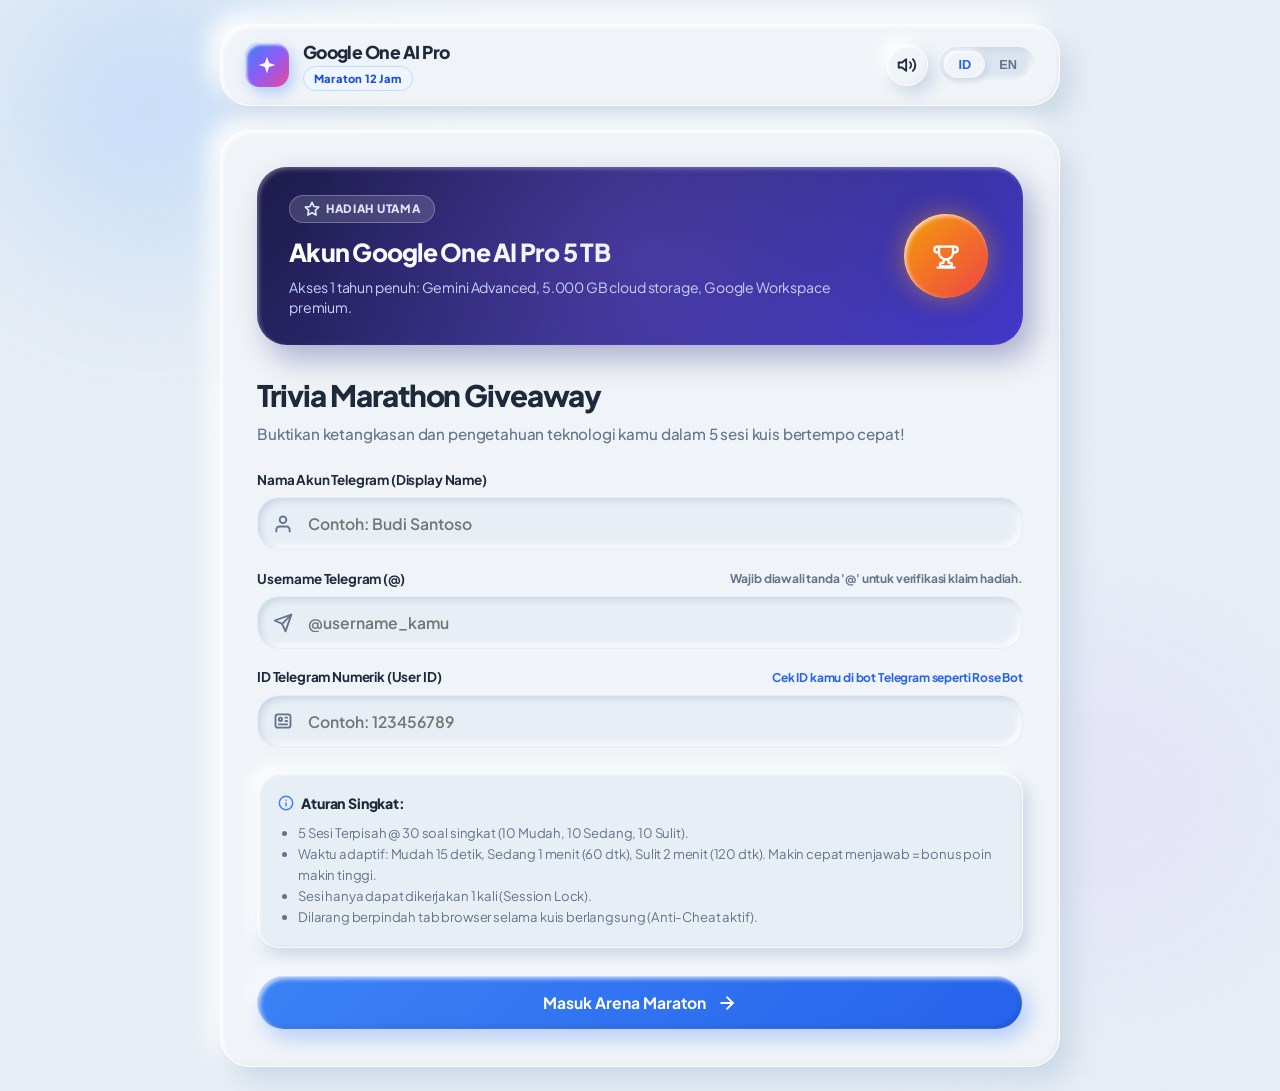
<file: index.html>
<!DOCTYPE html>
<html lang="id">
<head>
  <meta charset="UTF-8">
  <meta name="viewport" content="width=device-width, initial-scale=1.0, maximum-scale=1.0, user-scalable=no">
  <title>Google One AI Pro 5TB - Web Trivia Marathon</title>
  <meta name="description" content="Turnamen Trivia Maraton 12 Jam memperebutkan Akun Google One AI Pro 5 TB 1 Tahun Penuh. 5 Sesi kuis berkecepatan tinggi!">
  <meta name="theme-color" content="#E8EEF5">

  <!-- Crisp Vector SVG Favicon -->
  <link rel="icon" href="data:image/svg+xml,%3Csvg xmlns='http://www.w3.org/2000/svg' viewBox='0 0 32 32'%3E%3Cpath fill='%233B82F6' d='M16 2L20 12L30 16L20 20L16 30L12 20L2 16L12 12Z'/%3E%3C/svg%3E">

  <!-- Stylesheet -->
  <link rel="stylesheet" href="css/clay.css">
</head>
<body>

  <!-- Fullscreen Celebration Canvas -->
  <canvas id="confetti-canvas" style="position:fixed;top:0;left:0;width:100%;height:100%;pointer-events:none;z-index:99;"></canvas>

  <div id="app">

    <!-- Top App Header -->
    <header class="app-header">
      <div class="brand-wrapper">
        <div class="brand-logo-gemini">
          <svg class="ui-icon" viewBox="0 0 24 24">
            <path d="M12 2L14.5 9.5L22 12L14.5 14.5L12 22L9.5 14.5L2 12L9.5 9.5Z" fill="currentColor" stroke="none"/>
          </svg>
        </div>
        <div class="brand-meta">
          <h1 data-i18n="appName">Google One AI Pro</h1>
          <span class="brand-badge" data-i18n="marathonBadge">Maraton 12 Jam</span>
        </div>
      </div>

      <div class="header-controls">
        <!-- Sound Effect Toggle -->
        <button id="btn-sound-toggle" class="clay-icon-btn" title="Toggle Sound" aria-label="Toggle Sound">
          <span id="sound-icon" style="display:inline-flex;align-items:center;justify-content:center;">
            <svg class="ui-icon" viewBox="0 0 24 24">
              <polygon points="11 5 6 9 2 9 2 15 6 15 11 19 11 5"/>
              <path d="M19.07 4.93a10 10 0 0 1 0 14.14M15.54 8.46a5 5 0 0 1 0 7.07"/>
            </svg>
          </span>
        </button>

        <!-- Bilingual Switcher -->
        <div class="clay-toggle" role="group" aria-label="Language selector">
          <button class="clay-toggle-btn lang-btn active" data-lang="id">ID</button>
          <button class="clay-toggle-btn lang-btn" data-lang="en">EN</button>
        </div>
      </div>
    </header>

    <!-- =====================================================================
         VIEW 1: ONBOARDING & REGISTRATION
         ===================================================================== -->
    <main id="view-onboarding" class="clay-card">
      <!-- Prize Banner -->
      <div class="prize-banner">
        <div class="prize-content">
          <span class="prize-pill">
            <svg class="ui-icon ui-icon-sm" viewBox="0 0 24 24" style="stroke-width:2.5;">
              <polygon points="12 2 15.09 8.26 22 9.27 17 14.14 18.18 21.02 12 17.77 5.82 21.02 7 14.14 2 9.27 8.91 8.26 12 2"/>
            </svg>
            <span data-i18n="prizeTag">Hadiah Utama</span>
          </span>
          <h2 class="prize-title" data-i18n="prizeTitle">Akun Google One AI Pro 5 TB</h2>
          <p class="prize-desc" data-i18n="prizeDesc">Akses 1 tahun penuh: Gemini Advanced, 5.000 GB cloud storage, Google Workspace premium.</p>
        </div>
        <div class="prize-emblem">
          <div class="prize-ring-glow">
            <svg class="ui-icon-lg" viewBox="0 0 24 24" fill="none" stroke="#FFFFFF" stroke-width="2">
              <path d="M6 9H4.5a2.5 2.5 0 0 1 0-5H6"/>
              <path d="M18 9h1.5a2.5 2.5 0 0 0 0-5H18"/>
              <path d="M4 22h16"/>
              <path d="M10 14.66V17c0 .55-.45 1-1 1H8c-.55 0-1 .45-1 1v1c0 .55.45 1 1 1h8c.55 0 1-.45 1-1v-1c0-.55-.45-1-1-1h-1c-.55 0-1-.45-1-1v-2.34"/>
              <path d="M6 4h12v5a6 6 0 0 1-12 0V4z"/>
            </svg>
          </div>
        </div>
      </div>

      <h2 class="title-xl" data-i18n="welcomeTitle">Trivia Marathon Giveaway</h2>
      <p class="subtitle" data-i18n="welcomeSubtitle">Buktikan ketangkasan dan pengetahuan teknologi kamu dalam 5 sesi kuis bertempo cepat!</p>

      <!-- Registration Form with 3 Verification Fields -->
      <div class="clay-input-group" style="margin-bottom: 1.15rem; margin-top: 1.5rem;">
        <label for="input-telegram-name" class="clay-label">
          <span data-i18n="telegramNameLabel">Nama Akun Telegram (Display Name)</span>
        </label>
        <div class="clay-input-wrapper">
          <span class="clay-input-icon">
            <svg class="ui-icon" viewBox="0 0 24 24">
              <path d="M20 21v-2a4 4 0 0 0-4-4H8a4 4 0 0 0-4 4v2"/>
              <circle cx="12" cy="7" r="4"/>
            </svg>
          </span>
          <input type="text" id="input-telegram-name" class="clay-input" placeholder="Contoh: Budi Santoso" autocomplete="off" spellcheck="false">
        </div>
        <p id="msg-telegram-name-error" class="input-error-msg" data-i18n="telegramNameError">Nama Telegram wajib diisi (minimal 2 karakter)!</p>
      </div>

      <div class="clay-input-group" style="margin-bottom: 1.15rem;">
        <label for="input-telegram" class="clay-label">
          <span data-i18n="telegramLabel">Username Telegram (@)</span>
          <span style="font-size:0.75rem;color:var(--text-muted);" data-i18n="telegramHint">Wajib diawali '@'</span>
        </label>
        <div class="clay-input-wrapper">
          <span class="clay-input-icon">
            <svg class="ui-icon" viewBox="0 0 24 24">
              <line x1="22" y1="2" x2="11" y2="13"/>
              <polygon points="22 2 15 22 11 13 2 9 22 2"/>
            </svg>
          </span>
          <input type="text" id="input-telegram" class="clay-input" placeholder="@username_kamu" autocomplete="off" spellcheck="false">
        </div>
        <p id="msg-telegram-error" class="input-error-msg" data-i18n="telegramError">Username harus diawali tanda '@' dan minimal 3 karakter!</p>
      </div>

      <div class="clay-input-group" style="margin-bottom: 1.5rem;">
        <label for="input-telegram-id" class="clay-label">
          <span data-i18n="telegramIdLabel">ID Telegram Numerik (User ID)</span>
          <span style="font-size:0.75rem;color:var(--primary-dark);font-weight:700;" data-i18n="telegramIdHint">Cek di @userinfobot / @myidbot</span>
        </label>
        <div class="clay-input-wrapper">
          <span class="clay-input-icon">
            <svg class="ui-icon" viewBox="0 0 24 24">
              <rect x="3" y="4" width="18" height="16" rx="3"/>
              <circle cx="9" cy="10" r="2"/>
              <line x1="15" y1="8" x2="17" y2="8"/>
              <line x1="15" y1="12" x2="17" y2="12"/>
              <line x1="7" y1="16" x2="17" y2="16"/>
            </svg>
          </span>
          <input type="text" id="input-telegram-id" class="clay-input" placeholder="Contoh: 123456789" autocomplete="off" spellcheck="false" inputmode="numeric">
        </div>
        <p id="msg-telegram-id-error" class="input-error-msg" data-i18n="telegramIdError">ID Telegram harus berupa angka unik (minimal 5 digit)!</p>
      </div>

      <!-- Quick Rules Card -->
      <div class="clay-card-sm" style="margin-bottom: 1.75rem; background: #E8EEF5;">
        <h4 style="font-size:0.88rem;font-weight:800;margin-bottom:0.5rem;display:flex;align-items:center;gap:0.45rem;">
          <svg class="ui-icon ui-icon-sm" viewBox="0 0 24 24" style="color:var(--primary);">
            <circle cx="12" cy="12" r="10"/>
            <line x1="12" y1="16" x2="12" y2="12"/>
            <line x1="12" y1="8" x2="12.01" y2="8"/>
          </svg>
          <span data-i18n="rulesHeader">Aturan Singkat:</span>
        </h4>
        <ul style="padding-left: 1.25rem; font-size: 0.82rem; color: var(--text-muted); line-height: 1.6;">
          <li data-i18n="rule1">5 Sesi Terpisah @ 30 soal singkat (10 Mudah, 10 Sedang, 10 Sulit).</li>
          <li data-i18n="rule2">Waktu adaptif: Mudah 15 detik, Sedang 1 menit (60 dtk), Sulit 2 menit (120 dtk). Makin cepat menjawab = bonus poin makin tinggi.</li>
          <li data-i18n="rule3">Sesi hanya dapat dikerjakan 1 kali (Session Lock).</li>
          <li data-i18n="rule4">Dilarang berpindah tab browser selama kuis berlangsung (Anti-Cheat aktif).</li>
        </ul>
      </div>

      <button id="btn-start-marathon" class="clay-btn clay-btn-primary clay-btn-block">
        <span data-i18n="btnStartMarathon">Masuk Arena Maraton</span>
        <svg class="ui-icon" viewBox="0 0 24 24">
          <line x1="5" y1="12" x2="19" y2="12"/>
          <polyline points="12 5 19 12 12 19"/>
        </svg>
      </button>
    </main>

    <!-- =====================================================================
         VIEW 2: LOBBY & SESSIONS GRID
         ===================================================================== -->
    <main id="view-lobby" style="display: none;">
      <!-- Participant Identity Bar -->
      <div class="user-profile-bar">
        <div class="user-identity">
          <div class="user-avatar">
            <svg class="ui-icon" viewBox="0 0 24 24" stroke="#FFFFFF" fill="none">
              <path d="M20 21v-2a4 4 0 0 0-4-4H8a4 4 0 0 0-4 4v2"/>
              <circle cx="12" cy="7" r="4"/>
            </svg>
          </div>
          <div>
            <div class="user-text-sub" data-i18n="lobbyGreeting">Selamat Datang,</div>
            <div id="user-greeting-name" class="user-text-name">Budi Santoso (@username)</div>
            <div id="user-telegram-id-badge" style="font-size:0.75rem;color:var(--text-muted);font-weight:700;">ID: -</div>
          </div>
        </div>

        <div class="user-aggregate-score">
          <span style="font-size:0.75rem;font-weight:700;color:var(--text-muted);" data-i18n="totalScoreLabel">Total Skor:</span>
          <span id="user-total-score" class="score-badge-val">0</span>
          <span style="font-size:0.8rem;font-weight:700;color:var(--text-muted);">pts</span>
        </div>
      </div>

      <!-- Marathon Sessions Section -->
      <div style="display:flex;justify-content:space-between;align-items:center;margin-bottom:1.25rem;">
        <h2 style="font-size:1.15rem;font-weight:800;" data-i18n="sessionsHeader">Jadwal 5 Sesi Maraton</h2>
        <span style="font-size:0.75rem;font-weight:700;color:var(--text-muted);display:inline-flex;align-items:center;gap:0.4rem;">
          <span class="live-dot"></span> Live Server D1
        </span>
      </div>

      <div id="sessions-container" class="sessions-grid">
        <!-- Rendered dynamically by app.js from /api/sessions -->
      </div>
    </main>

    <!-- =====================================================================
         VIEW 3: IN-GAME QUIZ LOOP (30 Questions, Dynamic Timer)
         ===================================================================== -->
    <main id="view-game" style="display: none;">
      <!-- In-Game HUD -->
      <div class="game-hud">
        <div class="game-meta-row">
          <span id="hud-session-name" class="hud-pill hud-pill-highlight">Session 1</span>
          <div style="display:flex;gap:0.5rem;align-items:center;">
            <span id="hud-progress" class="hud-pill">Soal 1 dari 30</span>
            <span id="hud-difficulty" class="difficulty-tag easy">Mudah</span>
          </div>
        </div>

        <div class="game-meta-row">
          <div class="hud-pill">
            <svg class="ui-icon ui-icon-sm" viewBox="0 0 24 24" style="color:var(--primary);">
              <polygon points="12 2 15.09 8.26 22 9.27 17 14.14 18.18 21.02 12 17.77 5.82 21.02 7 14.14 2 9.27 8.91 8.26 12 2"/>
            </svg>
            <span data-i18n="scoreHud">Skor</span>: <strong id="hud-score" style="color:var(--primary-dark);margin-left:4px;">0</strong>
          </div>
          <div class="hud-pill" id="hud-streak-pill">
            <svg class="ui-icon ui-icon-sm ui-icon-flame" viewBox="0 0 24 24" style="color:#F59E0B;fill:rgba(245,158,11,0.25);">
              <path d="M8.5 14.5A2.5 2.5 0 0 0 11 17c1.38 0 2.5-1.12 2.5-2.5 0-.7-.3-1.3-.8-1.7l-.2-.2c-.5-.5-.8-1.2-.8-1.9 0-.4.1-.8.3-1.1C10.7 7.7 8 10 8 13c0 .5.2 1 .5 1.5z"/>
              <path d="M12 2c1 3 4 5 4 9a6 6 0 0 1-12 0c0-3.5 2.5-6.5 4.5-8.5C9 3.5 10 3 12 2z"/>
            </svg>
            <span style="font-size:0.78rem;font-weight:700;color:var(--text-muted);" data-i18n="streakHud">Streak</span>:
            <span id="hud-streak-count" style="font-weight:800;color:#D97706;margin-left:2px;">0</span>
          </div>
        </div>

        <!-- Dynamic Difficulty Countdown Bar -->
        <div class="timer-container" aria-label="Question timer">
          <div id="timer-bar" class="timer-bar" style="width: 100%;"></div>
          <div id="timer-text" class="timer-counter-text">15.0s</div>
        </div>
      </div>

      <!-- Question Box -->
      <section class="question-clay-box">
        <h2 id="question-text" class="question-text">Memuat pertanyaan...</h2>
      </section>

      <!-- 4 Clay Option Buttons -->
      <section id="options-container" class="options-grid">
        <!-- Rendered dynamically by app.js -->
      </section>
    </main>

    <!-- =====================================================================
         VIEW 4: RESULT SUMMARY & D1 EDGE SYNC
         ===================================================================== -->
    <main id="view-result" class="clay-card result-card" style="display: none;">
      <div class="result-trophy-emblem">
        <svg class="ui-icon-lg" viewBox="0 0 24 24" fill="none" stroke="#FFFFFF" stroke-width="2">
          <path d="M6 9H4.5a2.5 2.5 0 0 1 0-5H6"/>
          <path d="M18 9h1.5a2.5 2.5 0 0 0 0-5H18"/>
          <path d="M4 22h16"/>
          <path d="M10 14.66V17c0 .55-.45 1-1 1H8c-.55 0-1 .45-1 1v1c0 .55.45 1 1 1h8c.55 0 1-.45 1-1v-1c0-.55-.45-1-1-1h-1c-.55 0-1-.45-1-1v-2.34"/>
          <path d="M6 4h12v5a6 6 0 0 1-12 0V4z"/>
        </svg>
      </div>
      <h2 id="result-session-title" class="title-xl" data-i18n="resultHeader">Sesi Selesai!</h2>
      <p class="subtitle" data-i18n="resultSubtitle">Kerja luar biasa! Berikut performa kamu pada sesi ini:</p>

      <div id="result-score" class="score-display-huge">0</div>
      <div class="score-label-sub" data-i18n="finalScoreLabel">Total Skor Sesi</div>

      <!-- Stats Grid -->
      <div class="stats-summary-grid">
        <div class="stat-item">
          <div id="result-correct" class="stat-item-val">0 / 30</div>
          <div class="stat-item-lbl" data-i18n="statCorrect">Jawaban Benar</div>
        </div>
        <div class="stat-item">
          <div id="result-accuracy" class="stat-item-val">0%</div>
          <div class="stat-item-lbl" data-i18n="statAccuracy">Akurasi</div>
        </div>
        <div class="stat-item">
          <div id="result-time" class="stat-item-val">0s</div>
          <div class="stat-item-lbl" data-i18n="statTime">Total Waktu</div>
        </div>
      </div>

      <!-- Sync Status Box -->
      <div>
        <div id="sync-status-box" class="sync-status-box sync-pending">
          <span id="sync-status-text" data-i18n="syncingStatus">Menyimpan skor ke database Cloudflare D1...</span>
        </div>
      </div>

      <button id="btn-back-lobby" class="clay-btn clay-btn-primary clay-btn-block">
        <svg class="ui-icon" viewBox="0 0 24 24">
          <path d="M3 9l9-7 9 7v11a2 2 0 0 1-2 2H5a2 2 0 0 1-2-2z"/>
          <polyline points="9 22 9 12 15 12 15 22"/>
        </svg>
        <span data-i18n="btnBackToLobby">Kembali ke Beranda</span>
      </button>
    </main>

  </div>

  <!-- =======================================================================
       ANTI-CHEAT WARNING MODAL
       ======================================================================= -->
  <div id="anti-cheat-modal" class="modal-backdrop">
    <div class="clay-modal">
      <div class="modal-icon-badge">
        <svg class="ui-icon-lg" viewBox="0 0 24 24" stroke="#FFFFFF" fill="none">
          <path d="M10.29 3.86L1.82 18a2 2 0 0 0 1.71 3h16.94a2 2 0 0 0 1.71-3L13.71 3.86a2 2 0 0 0-3.42 0z"/>
          <line x1="12" y1="9" x2="12" y2="13"/>
          <line x1="12" y1="17" x2="12.01" y2="17"/>
        </svg>
      </div>
      <h3 class="title-xl" style="font-size:1.35rem;margin-bottom:0.5rem;" data-i18n="antiCheatTitle">Peringatan Anti-Cheat!</h3>
      <p class="subtitle" style="margin-bottom:1.75rem;" data-i18n="antiCheatMsg">
        Kamu terdeteksi berpindah tab atau meninggalkan jendela browser. Tetaplah fokus pada kuis untuk menghindari diskualifikasi soal!
      </p>
      <button id="btn-resume-quiz" class="clay-btn clay-btn-coral clay-btn-block">
        <span data-i18n="antiCheatActionBtn">Kembali ke Kuis</span>
        <svg class="ui-icon" viewBox="0 0 24 24">
          <polygon points="5 3 19 12 5 21 5 3"/>
        </svg>
      </button>
    </div>
  </div>

  <!-- Scripts -->
  <script src="js/config.js"></script>
  <script src="js/i18n.js"></script>
  <script src="js/questions.js"></script>
  <script src="js/audio.js"></script>
  <script src="js/app.js"></script>
</body>
</html>
</file>
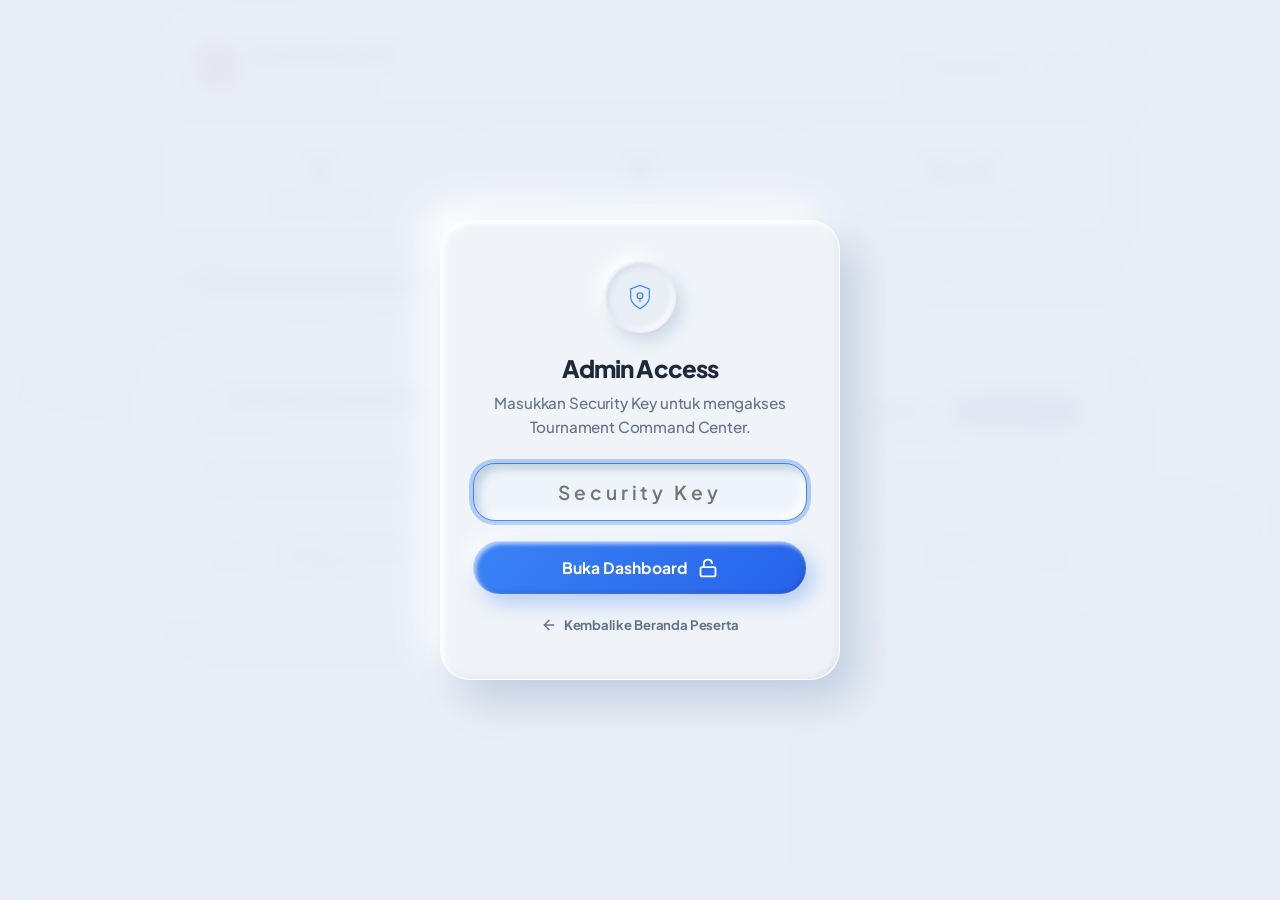
<file: admin.html>
<!DOCTYPE html>
<html lang="id">
<head>
  <meta charset="UTF-8">
  <meta name="viewport" content="width=device-width, initial-scale=1.0">
  <title>Admin Dashboard - Google One AI Pro Trivia Marathon</title>
  <meta name="robots" content="noindex, nofollow">
  <meta name="theme-color" content="#E8EEF5">

  <link rel="icon" href="data:image/svg+xml,%3Csvg xmlns='http://www.w3.org/2000/svg' viewBox='0 0 24 24' fill='none' stroke='%233B82F6' stroke-width='2'%3E%3Cpath d='M12 22s8-4 8-10V5l-8-3-8 3v7c0 6 8 10 8 10z'/%3E%3C/svg%3E">
  <link rel="stylesheet" href="css/clay.css">
  
  <style>
    /* Admin specific clay styling */
    .admin-container {
      width: 100%;
      max-width: 980px;
      margin: 0 auto;
      padding: 1.5rem 1.25rem;
    }

    .admin-stats-grid {
      display: grid;
      grid-template-columns: repeat(auto-fit, minmax(180px, 1fr));
      gap: 1.25rem;
      margin-bottom: 2rem;
    }

    .admin-stat-card {
      background: var(--clay-card);
      border-radius: var(--radius-md);
      border: 1px solid var(--clay-border);
      box-shadow: var(--shadow-clay-sm);
      padding: 1.25rem;
      text-align: center;
      transition: var(--spring);
    }

    .admin-stat-card:hover {
      transform: translateY(-3px);
    }

    .admin-stat-val {
      font-size: 2.2rem;
      font-weight: 800;
      color: var(--primary-dark);
      line-height: 1.1;
      letter-spacing: -0.03em;
    }

    .admin-stat-lbl {
      font-size: 0.78rem;
      font-weight: 700;
      color: var(--text-muted);
      text-transform: uppercase;
      letter-spacing: 0.05em;
      margin-top: 0.35rem;
    }

    /* Switchboard Grid */
    .switchboard-grid {
      display: grid;
      grid-template-columns: repeat(auto-fit, minmax(260px, 1fr));
      gap: 1.25rem;
      margin-bottom: 2.5rem;
    }

    .switch-card {
      background: var(--clay-card);
      border-radius: var(--radius-lg);
      border: 1px solid var(--clay-border);
      box-shadow: var(--shadow-clay);
      padding: 1.5rem;
      display: flex;
      flex-direction: column;
      justify-content: space-between;
      gap: 1rem;
      position: relative;
      transition: var(--spring);
    }

    .switch-card:hover {
      transform: translateY(-4px);
    }

    .switch-card.active-open {
      border: 2px solid #10B981;
      box-shadow: 0 0 15px rgba(16, 185, 129, 0.25), var(--shadow-clay);
    }

    /* Leaderboard Table */
    .leaderboard-clay-card {
      background: var(--clay-card);
      border-radius: var(--radius-lg);
      border: 1px solid var(--clay-border);
      box-shadow: var(--shadow-clay);
      padding: 1.75rem;
      overflow-x: auto;
    }

    .table-toolbar {
      display: flex;
      justify-content: space-between;
      align-items: center;
      flex-wrap: wrap;
      gap: 1rem;
      margin-bottom: 1.5rem;
    }

    .admin-table {
      width: 100%;
      border-collapse: separate;
      border-spacing: 0 0.6rem;
      text-align: left;
    }

    .admin-table th {
      font-size: 0.75rem;
      font-weight: 800;
      color: var(--text-muted);
      text-transform: uppercase;
      padding: 0.5rem 1rem;
      letter-spacing: 0.05em;
    }

    .admin-table tbody tr {
      background: #E8EEF5;
      border-radius: var(--radius-sm);
      box-shadow: var(--shadow-inset);
      transition: var(--smooth);
    }

    .admin-table tbody tr:hover {
      background: #E2E8F0;
      transform: scale(1.002);
    }

    .admin-table td {
      padding: 0.9rem 1rem;
      font-size: 0.88rem;
      font-weight: 700;
      color: var(--text-main);
    }

    .admin-table td:first-child {
      border-top-left-radius: var(--radius-sm);
      border-bottom-left-radius: var(--radius-sm);
    }

    .admin-table td:last-child {
      border-top-right-radius: var(--radius-sm);
      border-bottom-right-radius: var(--radius-sm);
    }

    .valid-tag {
      background: #DEF7EC;
      color: #03543F;
      padding: 0.25rem 0.65rem;
      border-radius: var(--radius-pill);
      font-size: 0.72rem;
      font-weight: 800;
      display: inline-flex;
      align-items: center;
      gap: 0.35rem;
    }

    .pending-tag {
      background: #FEF08A;
      color: #713F12;
      padding: 0.25rem 0.65rem;
      border-radius: var(--radius-pill);
      font-size: 0.72rem;
      font-weight: 800;
      display: inline-flex;
      align-items: center;
      gap: 0.35rem;
    }

    /* Auth Overlay */
    #auth-overlay {
      position: fixed;
      inset: 0;
      background: rgba(232, 238, 245, 0.95);
      backdrop-filter: blur(10px);
      z-index: 999;
      display: flex;
      align-items: center;
      justify-content: center;
      padding: 1rem;
    }

    .auth-box {
      background: var(--clay-card);
      border-radius: var(--radius-lg);
      border: 1px solid var(--clay-border);
      box-shadow: var(--shadow-clay-lg);
      padding: 2.5rem 2rem;
      max-width: 400px;
      width: 100%;
      text-align: center;
    }
  </style>
</head>
<body>

  <!-- =======================================================================
       PIN AUTHENTICATION OVERLAY
       ======================================================================= -->
  <div id="auth-overlay">
    <div class="auth-box">
      <div class="auth-icon-circle">
        <svg class="ui-icon-lg" viewBox="0 0 24 24" stroke="var(--primary)" fill="none">
          <path d="M12 22s8-4 8-10V5l-8-3-8 3v7c0 6 8 10 8 10z"/>
          <circle cx="12" cy="11" r="2.5"/>
          <line x1="12" y1="13.5" x2="12" y2="16.5"/>
        </svg>
      </div>
      <h2 class="title-xl" style="font-size:1.5rem;margin-bottom:0.5rem;">Admin Access</h2>
      <p class="subtitle" style="margin-bottom:1.5rem;">Masukkan Security Key untuk mengakses Tournament Command Center.</p>

      <div class="clay-input-group" style="margin-bottom:1.25rem;">
        <input type="password" id="admin-pin-input" class="clay-input" placeholder="Security Key" style="text-align:center;letter-spacing:0.2em;font-size:1.2rem;padding-left:1.25rem;">
      </div>
      <p id="auth-error-msg" class="input-error-msg" style="margin-bottom:1rem;justify-content:center;">Security Key salah atau tidak memiliki otorisasi!</p>

      <button id="btn-login-admin" class="clay-btn clay-btn-primary clay-btn-block">
        <span>Buka Dashboard</span>
        <svg class="ui-icon" viewBox="0 0 24 24">
          <rect x="3" y="11" width="18" height="11" rx="2" ry="2"/>
          <path d="M7 11V7a5 5 0 0 1 9.9-1"/>
        </svg>
      </button>
      <div style="margin-top:1.25rem;">
        <a href="/" style="font-size:0.82rem;font-weight:700;color:var(--text-muted);text-decoration:none;display:inline-flex;align-items:center;gap:0.4rem;">
          <svg class="ui-icon ui-icon-sm" viewBox="0 0 24 24"><line x1="19" y1="12" x2="5" y2="12"/><polyline points="12 19 5 12 12 5"/></svg>
          Kembali ke Beranda Peserta
        </a>
      </div>
    </div>
  </div>

  <!-- =======================================================================
       ADMIN DASHBOARD CONTENT
       ======================================================================= -->
  <div class="admin-container">

    <!-- Header -->
    <header class="app-header">
      <div class="brand-wrapper">
        <div class="brand-logo-admin">
          <svg class="ui-icon" viewBox="0 0 24 24" stroke="#FFFFFF" fill="none">
            <path d="M12 22s8-4 8-10V5l-8-3-8 3v7c0 6 8 10 8 10z"/>
          </svg>
        </div>
        <div class="brand-meta">
          <h1>Command Center</h1>
          <span class="brand-badge" style="background:#EFF6FF;color:#2563EB;border-color:#BFDBFE;">Cloudflare D1 Edge</span>
        </div>
      </div>

      <div class="header-controls">
        <a href="/" class="clay-btn clay-btn-neutral" style="padding:0.5rem 1rem;font-size:0.84rem;text-decoration:none;">
          <svg class="ui-icon ui-icon-sm" viewBox="0 0 24 24">
            <path d="M1 12s4-8 11-8 11 8 11 8-4 8-11 8-11-8-11-8z"/>
            <circle cx="12" cy="12" r="3"/>
          </svg>
          Lihat Peserta
        </a>
        <button id="btn-logout" class="clay-icon-btn" title="Keluar">
          <svg class="ui-icon" viewBox="0 0 24 24">
            <path d="M9 21H5a2 2 0 0 1-2-2V5a2 2 0 0 1 2-2h4"/>
            <polyline points="16 17 21 12 16 7"/>
            <line x1="21" y1="12" x2="9" y2="12"/>
          </svg>
        </button>
      </div>
    </header>

    <!-- Quick Stats -->
    <div class="admin-stats-grid">
      <div class="admin-stat-card">
        <div id="stat-total-users" class="admin-stat-val">0</div>
        <div class="admin-stat-lbl">Total Peserta</div>
      </div>
      <div class="admin-stat-card">
        <div id="stat-completed-5" class="admin-stat-val">0</div>
        <div class="admin-stat-lbl">Menyelesaikan 5 Sesi</div>
      </div>
      <div class="admin-stat-card">
        <div id="stat-active-sessions" class="admin-stat-val">0 / 5</div>
        <div class="admin-stat-lbl">Sesi Sedang Dibuka</div>
      </div>
    </div>

    <!-- Section 1: Remote Session Switchboard -->
    <div style="display:flex;justify-content:space-between;align-items:center;margin-bottom:1.25rem;">
      <div style="display:flex;align-items:center;gap:0.6rem;">
        <svg class="ui-icon" viewBox="0 0 24 24" style="color:var(--primary);">
          <line x1="4" y1="21" x2="4" y2="14"/>
          <line x1="4" y1="10" x2="4" y2="3"/>
          <line x1="12" y1="21" x2="12" y2="12"/>
          <line x1="12" y1="8" x2="12" y2="3"/>
          <line x1="20" y1="21" x2="20" y2="16"/>
          <line x1="20" y1="12" x2="20" y2="3"/>
          <line x1="1" y1="14" x2="7" y2="14"/>
          <line x1="9" y1="8" x2="15" y2="8"/>
          <line x1="17" y1="16" x2="23" y2="16"/>
        </svg>
        <h2 style="font-size:1.2rem;font-weight:800;">Remote Session Switchboard</h2>
      </div>
      <span style="font-size:0.75rem;font-weight:700;color:var(--text-muted);">Perubahan otomatis aktif real-time</span>
    </div>

    <div id="switchboard-container" class="switchboard-grid">
      <!-- Rendered dynamically by js/admin.js -->
    </div>

    <!-- Section 2: Live Leaderboard Monitor -->
    <div class="leaderboard-clay-card">
      <div class="table-toolbar">
        <div>
          <div style="display:flex;align-items:center;gap:0.5rem;">
            <svg class="ui-icon" viewBox="0 0 24 24" style="color:#F59E0B;">
              <path d="M6 9H4.5a2.5 2.5 0 0 1 0-5H6"/>
              <path d="M18 9h1.5a2.5 2.5 0 0 0 0-5H18"/>
              <path d="M4 22h16"/>
              <path d="M10 14.66V17c0 .55-.45 1-1 1H8c-.55 0-1 .45-1 1v1c0 .55.45 1 1 1h8c.55 0 1-.45 1-1v-1c0-.55-.45-1-1-1h-1c-.55 0-1-.45-1-1v-2.34"/>
              <path d="M6 4h12v5a6 6 0 0 1-12 0V4z"/>
            </svg>
            <h2 style="font-size:1.2rem;font-weight:800;margin:0;">Live Leaderboard (Klasemen Akumulasi)</h2>
          </div>
          <span id="last-updated-text" style="font-size:0.75rem;color:var(--text-muted);display:block;margin-top:0.25rem;">Memuat data...</span>
        </div>

        <div style="display:flex;gap:0.6rem;align-items:center;">
          <button id="btn-refresh-leaderboard" class="clay-btn clay-btn-neutral" style="padding:0.5rem 1rem;font-size:0.82rem;">
            <svg class="ui-icon ui-icon-sm" viewBox="0 0 24 24">
              <polyline points="23 4 23 10 17 10"/>
              <polyline points="1 20 1 14 7 14"/>
              <path d="M3.51 9a9 9 0 0 1 14.85-3.36L23 10M1 14l4.64 4.36A9 9 0 0 0 20.49 15"/>
            </svg>
            Refresh
          </button>
          <button id="btn-export-csv" class="clay-btn clay-btn-primary" style="padding:0.5rem 1rem;font-size:0.82rem;">
            <svg class="ui-icon ui-icon-sm" viewBox="0 0 24 24">
              <path d="M21 15v4a2 2 0 0 1-2 2H5a2 2 0 0 1-2-2v-4"/>
              <polyline points="7 10 12 15 17 10"/>
              <line x1="12" y1="15" x2="12" y2="3"/>
            </svg>
            Export CSV
          </button>
        </div>
      </div>

      <!-- Search Filter with SVG Icon -->
      <div class="clay-input-group" style="margin-bottom:1.25rem;">
        <div class="clay-input-wrapper">
          <span class="clay-input-icon">
            <svg class="ui-icon" viewBox="0 0 24 24">
              <circle cx="11" cy="11" r="8"/>
              <line x1="21" y1="21" x2="16.65" y2="16.65"/>
            </svg>
          </span>
          <input type="text" id="leaderboard-search" class="clay-input" placeholder="Cari nama, username (@), atau ID Telegram..." style="padding:0.75rem 1rem 0.75rem 3.1rem;font-size:0.9rem;">
        </div>
      </div>

      <!-- Standings Table -->
      <div style="overflow-x:auto;">
        <table class="admin-table">
          <thead>
            <tr>
              <th style="width:60px;">Rank</th>
              <th>Nama & Username Telegram</th>
              <th>Telegram ID</th>
              <th>Total Skor</th>
              <th>Total Durasi</th>
              <th>Progres Sesi</th>
              <th>Status Sah</th>
              <th style="text-align:right;">Aksi</th>
            </tr>
          </thead>
          <tbody id="leaderboard-table-body">
            <!-- Rendered by admin.js -->
          </tbody>
        </table>
      </div>
    </div>

  </div>

  <!-- Scripts -->
  <script src="js/config.js"></script>
  <script src="js/admin.js"></script>
</body>
</html>
</file>
<file: css/clay.css>
/* ==========================================================================
   PREMIUM CLAYMORPHISM DESIGN SYSTEM - GOOGLE ONE AI PRO 5TB MARATHON
   Ultra-modern, tactile 3D clay with crisp SVG vectors & spring physics
   ========================================================================== */

@import url('https://fonts.googleapis.com/css2?family=Plus+Jakarta+Sans:ital,wght@0,400;0,500;0,600;0,700;0,800;1,700&display=swap');

:root {
  /* Color Palette - Neo-Pastel Modern */
  --clay-bg: #E8EEF5;
  --clay-card: #F0F4F8;
  --clay-card-hover: #F5F8FC;
  --clay-surface: #E2E8F0;
  --clay-border: rgba(255, 255, 255, 0.85);
  --clay-border-subtle: rgba(255, 255, 255, 0.45);
  
  /* Vibrant Primary Accents */
  --primary: #3B82F6;
  --primary-light: #60A5FA;
  --primary-dark: #2563EB;
  --primary-glow: rgba(59, 130, 246, 0.35);

  --accent-purple: #8B5CF6;
  --accent-purple-light: #A78BFA;
  --accent-purple-glow: rgba(139, 92, 246, 0.35);

  --coral: #FF5A5F;
  --coral-dark: #E0484D;
  --coral-glow: rgba(255, 90, 95, 0.35);

  --success: #10B981;
  --success-dark: #059669;
  --warning: #F59E0B;
  
  /* Text */
  --text-main: #1E293B;
  --text-muted: #64748B;
  --text-light: #94A3B8;

  /* Refined Dual Clay Shadows (Light Source: Top-Left) */
  --shadow-clay: 
    12px 14px 28px #cbd7e6,
    -10px -10px 24px #ffffff,
    inset 2px 2px 4px rgba(255, 255, 255, 0.9),
    inset -2px -2px 4px rgba(0, 0, 0, 0.04);

  --shadow-clay-sm: 
    6px 8px 16px #cbd7e6,
    -6px -6px 16px #ffffff,
    inset 1.5px 1.5px 3px rgba(255, 255, 255, 0.9),
    inset -1.5px -1.5px 3px rgba(0, 0, 0, 0.03);

  --shadow-clay-lg: 
    18px 22px 40px #c2d0e2,
    -16px -16px 36px #ffffff,
    inset 3px 3px 6px rgba(255, 255, 255, 0.95),
    inset -3px -3px 6px rgba(0, 0, 0, 0.05);

  /* Inset Grooves for Inputs & Wells */
  --shadow-inset: 
    inset 3px 3px 7px #cad6e4,
    inset -3px -3px 7px #ffffff;

  --shadow-inset-active: 
    inset 5px 5px 10px #becede,
    inset -5px -5px 10px #ffffff;

  /* Pressed Button Depression */
  --shadow-btn-pressed: 
    inset 3px 3px 7px rgba(0, 0, 0, 0.2),
    inset -3px -3px 7px rgba(255, 255, 255, 0.5);

  /* Radii */
  --radius-xs: 10px;
  --radius-sm: 16px;
  --radius-md: 22px;
  --radius-lg: 30px;
  --radius-pill: 9999px;

  /* Easing curves */
  --spring: all 0.3s cubic-bezier(0.34, 1.56, 0.64, 1);
  --smooth: all 0.2s cubic-bezier(0.4, 0, 0.2, 1);
}

/* Reset & Base */
*, *::before, *::after {
  box-sizing: border-box;
  margin: 0;
  padding: 0;
  -webkit-tap-highlight-color: transparent;
}

body {
  font-family: 'Plus Jakarta Sans', -apple-system, BlinkMacSystemFont, "Segoe UI", Roboto, sans-serif;
  background-color: var(--clay-bg);
  color: var(--text-main);
  min-height: 100vh;
  line-height: 1.5;
  display: flex;
  flex-direction: column;
  align-items: center;
  overflow-x: hidden;
  position: relative;
  letter-spacing: -0.01em;
}

/* Ambient dynamic background lighting */
body::before, body::after {
  content: '';
  position: fixed;
  border-radius: 50%;
  pointer-events: none;
  z-index: -1;
  filter: blur(80px);
  opacity: 0.6;
}

body::before {
  top: -120px;
  left: -80px;
  width: 460px;
  height: 460px;
  background: radial-gradient(circle, #93C5FD 0%, rgba(232, 238, 245, 0) 70%);
}

body::after {
  bottom: -150px;
  right: -80px;
  width: 500px;
  height: 500px;
  background: radial-gradient(circle, #DDD6FE 0%, rgba(232, 238, 245, 0) 70%);
}

/* Main Container */
#app {
  width: 100%;
  max-width: 880px;
  min-height: 100vh;
  display: flex;
  flex-direction: column;
  padding: 1.5rem 1.25rem;
}

/* Vector Icon Generic Helper */
.ui-icon {
  width: 1.25rem;
  height: 1.25rem;
  display: inline-block;
  vertical-align: middle;
  stroke-width: 2.2;
  stroke: currentColor;
  fill: none;
  stroke-linecap: round;
  stroke-linejoin: round;
  flex-shrink: 0;
}

.ui-icon-sm {
  width: 1rem;
  height: 1rem;
}

.ui-icon-lg {
  width: 1.75rem;
  height: 1.75rem;
}

/* Top App Header */
.app-header {
  display: flex;
  justify-content: space-between;
  align-items: center;
  gap: 1rem;
  padding: 0.85rem 1.5rem;
  margin-bottom: 1.5rem;
  background: var(--clay-card);
  border-radius: var(--radius-lg);
  border: 1px solid var(--clay-border);
  box-shadow: var(--shadow-clay);
}

.brand-wrapper {
  display: flex;
  align-items: center;
  gap: 0.85rem;
}

.brand-logo-gemini {
  width: 44px;
  height: 44px;
  border-radius: 14px;
  background: linear-gradient(135deg, #3B82F6 0%, #8B5CF6 50%, #EC4899 100%);
  display: flex;
  align-items: center;
  justify-content: center;
  color: #ffffff;
  box-shadow: 4px 6px 14px var(--primary-glow), inset 2px 2px 3px rgba(255, 255, 255, 0.8);
  transition: var(--spring);
}

.brand-logo-gemini:hover {
  transform: rotate(10deg) scale(1.05);
}

.brand-meta h1 {
  font-size: 1.1rem;
  font-weight: 800;
  color: var(--text-main);
  letter-spacing: -0.03em;
  display: flex;
  align-items: center;
  gap: 0.4rem;
}

.brand-badge {
  display: inline-flex;
  align-items: center;
  gap: 0.35rem;
  font-size: 0.7rem;
  font-weight: 800;
  padding: 0.2rem 0.65rem;
  border-radius: var(--radius-pill);
  background: #EFF6FF;
  color: #1D4ED8;
  border: 1px solid #BFDBFE;
  letter-spacing: 0.02em;
}

.header-controls {
  display: flex;
  align-items: center;
  gap: 0.75rem;
}

/* Toggle Pill */
.clay-toggle {
  display: inline-flex;
  align-items: center;
  background: #dbe4ef;
  border-radius: var(--radius-pill);
  padding: 4px;
  box-shadow: var(--shadow-inset);
}

.clay-toggle-btn {
  border: none;
  background: transparent;
  padding: 6px 14px;
  border-radius: var(--radius-pill);
  font-size: 0.8rem;
  font-weight: 800;
  color: var(--text-muted);
  cursor: pointer;
  transition: var(--spring);
}

.clay-toggle-btn.active {
  background: var(--clay-card);
  color: var(--primary-dark);
  box-shadow: 2px 2px 6px #c5d0de, -2px -2px 6px #ffffff, inset 1px 1px 2px rgba(255, 255, 255, 0.9);
}

/* Icon Buttons */
.clay-icon-btn {
  width: 42px;
  height: 42px;
  border-radius: var(--radius-pill);
  border: 1px solid var(--clay-border);
  background: var(--clay-card);
  display: flex;
  align-items: center;
  justify-content: center;
  cursor: pointer;
  box-shadow: var(--shadow-clay-sm);
  color: var(--text-main);
  transition: var(--spring);
}

.clay-icon-btn:hover {
  transform: translateY(-2px);
  color: var(--primary);
}

.clay-icon-btn:active {
  transform: translateY(1px);
  box-shadow: var(--shadow-btn-pressed);
}

/* Clay Cards */
.clay-card {
  background: var(--clay-card);
  border-radius: var(--radius-lg);
  border: 1px solid var(--clay-border);
  box-shadow: var(--shadow-clay);
  padding: 2.25rem;
  position: relative;
  transition: var(--smooth);
}

.clay-card-sm {
  background: var(--clay-card);
  border-radius: var(--radius-md);
  border: 1px solid var(--clay-border);
  box-shadow: var(--shadow-clay-sm);
  padding: 1.25rem;
}

/* Typography */
.title-xl {
  font-size: 1.85rem;
  font-weight: 800;
  letter-spacing: -0.035em;
  color: var(--text-main);
  margin-bottom: 0.5rem;
  line-height: 1.25;
}

.subtitle {
  font-size: 0.95rem;
  color: var(--text-muted);
  line-height: 1.55;
  font-weight: 500;
}

/* Modern Prize Hero Showcase */
.prize-banner {
  background: linear-gradient(135deg, #1E1B4B 0%, #312E81 50%, #4338CA 100%);
  border-radius: var(--radius-lg);
  padding: 1.75rem 2rem;
  color: #ffffff;
  position: relative;
  overflow: hidden;
  box-shadow: 10px 14px 30px rgba(49, 46, 129, 0.35), inset 2px 2px 4px rgba(255, 255, 255, 0.3);
  margin-bottom: 2rem;
  display: flex;
  align-items: center;
  justify-content: space-between;
  gap: 1.5rem;
}

.prize-banner::before {
  content: '';
  position: absolute;
  top: -50%;
  left: -20%;
  width: 140%;
  height: 200%;
  background: radial-gradient(circle, rgba(139, 92, 246, 0.25) 0%, transparent 60%);
  pointer-events: none;
}

.prize-content {
  z-index: 1;
}

.prize-pill {
  display: inline-flex;
  align-items: center;
  gap: 0.4rem;
  background: rgba(255, 255, 255, 0.15);
  backdrop-filter: blur(12px);
  padding: 0.3rem 0.85rem;
  border-radius: var(--radius-pill);
  font-size: 0.72rem;
  font-weight: 800;
  text-transform: uppercase;
  letter-spacing: 0.06em;
  margin-bottom: 0.65rem;
  border: 1px solid rgba(255, 255, 255, 0.25);
  color: #E0E7FF;
}

.prize-title {
  font-size: 1.55rem;
  font-weight: 800;
  margin-bottom: 0.35rem;
  letter-spacing: -0.03em;
  background: linear-gradient(90deg, #FFFFFF, #E0E7FF);
  -webkit-background-clip: text;
  -webkit-text-fill-color: transparent;
}

.prize-desc {
  font-size: 0.88rem;
  color: #C7D2FE;
  line-height: 1.45;
}

.prize-emblem {
  position: relative;
  width: 90px;
  height: 90px;
  flex-shrink: 0;
  display: flex;
  align-items: center;
  justify-content: center;
}

.prize-ring-glow {
  width: 84px;
  height: 84px;
  border-radius: 50%;
  background: linear-gradient(135deg, #F59E0B, #EF4444);
  display: flex;
  align-items: center;
  justify-content: center;
  box-shadow: 0 0 25px rgba(245, 158, 11, 0.5), inset 2px 2px 4px rgba(255, 255, 255, 0.7);
  animation: pulse-ring 3s infinite ease-in-out;
}

@keyframes pulse-ring {
  0%, 100% { transform: scale(1) rotate(0deg); }
  50% { transform: scale(1.06) rotate(6deg); }
}

/* Inputs & Form Groups */
.clay-input-group {
  margin-bottom: 1.25rem;
  display: flex;
  flex-direction: column;
  gap: 0.45rem;
}

.clay-label {
  font-size: 0.84rem;
  font-weight: 700;
  color: var(--text-main);
  display: flex;
  align-items: center;
  justify-content: space-between;
}

.clay-input-wrapper {
  position: relative;
  display: flex;
  align-items: center;
}

.clay-input-icon {
  position: absolute;
  left: 16px;
  color: var(--text-muted);
  display: flex;
  align-items: center;
  justify-content: center;
  pointer-events: none;
  transition: var(--smooth);
}

.clay-input {
  width: 100%;
  padding: 1rem 1.25rem 1rem 3.1rem;
  background: #E8EEF5;
  border-radius: var(--radius-md);
  border: 1.5px solid transparent;
  box-shadow: var(--shadow-inset);
  font-size: 0.98rem;
  font-family: inherit;
  font-weight: 600;
  color: var(--text-main);
  outline: none;
  transition: var(--smooth);
}

.clay-input:focus {
  border-color: var(--primary);
  background: #EEF4FA;
  box-shadow: var(--shadow-inset-active), 0 0 0 4px var(--primary-glow);
}

.clay-input:focus + .clay-input-icon {
  color: var(--primary);
}

.clay-input.error {
  border-color: var(--coral);
  box-shadow: var(--shadow-inset), 0 0 0 4px var(--coral-glow);
}

.input-error-msg {
  font-size: 0.78rem;
  color: var(--coral-dark);
  font-weight: 700;
  display: none;
  align-items: center;
  gap: 0.3rem;
}

.input-error-msg.visible {
  display: flex;
}

/* Clay Buttons */
.clay-btn {
  display: inline-flex;
  align-items: center;
  justify-content: center;
  gap: 0.65rem;
  padding: 1rem 1.85rem;
  border-radius: var(--radius-pill);
  border: 1px solid rgba(255, 255, 255, 0.7);
  font-family: inherit;
  font-size: 0.98rem;
  font-weight: 700;
  cursor: pointer;
  transition: var(--spring);
  text-decoration: none;
  user-select: none;
}

.clay-btn:hover:not(:disabled) {
  transform: translateY(-2.5px);
}

.clay-btn:active:not(:disabled) {
  transform: translateY(2px) scale(0.985);
}

.clay-btn-primary {
  background: linear-gradient(135deg, #3B82F6 0%, #2563EB 100%);
  color: #ffffff;
  box-shadow: 
    6px 8px 20px var(--primary-glow),
    -6px -6px 20px #ffffff,
    inset 2px 2px 4px rgba(255, 255, 255, 0.7),
    inset -2px -2px 4px rgba(0, 0, 0, 0.15);
}

.clay-btn-primary:active:not(:disabled) {
  box-shadow: var(--shadow-btn-pressed);
}

.clay-btn-coral {
  background: linear-gradient(135deg, #FF5A5F 0%, #E0484D 100%);
  color: #ffffff;
  box-shadow: 
    6px 8px 20px var(--coral-glow),
    -6px -6px 20px #ffffff,
    inset 2px 2px 4px rgba(255, 255, 255, 0.7),
    inset -2px -2px 4px rgba(0, 0, 0, 0.15);
}

.clay-btn-neutral {
  background: var(--clay-card);
  color: var(--text-main);
  box-shadow: var(--shadow-clay-sm);
}

.clay-btn-neutral:hover:not(:disabled) {
  background: var(--clay-card-hover);
  color: var(--primary);
}

.clay-btn-block {
  width: 100%;
}

.clay-btn:disabled, .clay-btn.disabled {
  opacity: 0.55;
  cursor: not-allowed;
  transform: none !important;
  box-shadow: var(--shadow-clay-sm);
}

/* User Identity Bar in Lobby */
.user-profile-bar {
  display: flex;
  justify-content: space-between;
  align-items: center;
  padding: 1.1rem 1.5rem;
  background: var(--clay-card);
  border-radius: var(--radius-md);
  border: 1px solid var(--clay-border);
  box-shadow: var(--shadow-clay-sm);
  margin-bottom: 1.75rem;
  flex-wrap: wrap;
  gap: 1rem;
}

.user-identity {
  display: flex;
  align-items: center;
  gap: 0.85rem;
}

.user-avatar {
  width: 46px;
  height: 46px;
  border-radius: var(--radius-pill);
  background: linear-gradient(135deg, #3B82F6, #10B981);
  display: flex;
  align-items: center;
  justify-content: center;
  color: #ffffff;
  box-shadow: 3px 4px 10px rgba(59, 130, 246, 0.35), inset 2px 2px 3px rgba(255, 255, 255, 0.8);
}

.user-text-name {
  font-weight: 800;
  font-size: 1.05rem;
  color: var(--text-main);
  letter-spacing: -0.02em;
}

.user-text-sub {
  font-size: 0.78rem;
  color: var(--text-muted);
  font-weight: 600;
}

.user-aggregate-score {
  display: flex;
  align-items: center;
  gap: 0.6rem;
  background: #E8EEF5;
  padding: 0.55rem 1.15rem;
  border-radius: var(--radius-pill);
  box-shadow: var(--shadow-inset);
}

.score-badge-val {
  font-size: 1.25rem;
  font-weight: 800;
  color: var(--primary-dark);
}

/* Marathon Session Cards Grid */
.sessions-grid {
  display: grid;
  grid-template-columns: repeat(auto-fit, minmax(250px, 1fr));
  gap: 1.35rem;
  margin-bottom: 2rem;
}

.session-clay-card {
  background: var(--clay-card);
  border-radius: var(--radius-lg);
  border: 1px solid var(--clay-border);
  box-shadow: var(--shadow-clay);
  padding: 1.65rem;
  display: flex;
  flex-direction: column;
  justify-content: space-between;
  position: relative;
  transition: var(--spring);
  overflow: hidden;
}

.session-clay-card:hover {
  transform: translateY(-5px);
  background: var(--clay-card-hover);
}

.session-badge-status {
  position: absolute;
  top: 16px;
  right: 16px;
  padding: 0.3rem 0.75rem;
  border-radius: var(--radius-pill);
  font-size: 0.72rem;
  font-weight: 800;
  text-transform: uppercase;
  letter-spacing: 0.04em;
  display: inline-flex;
  align-items: center;
  gap: 0.35rem;
}

.status-completed {
  background: #DEF7EC;
  color: #03543F;
  border: 1px solid #BCF0DA;
}

.status-ready {
  background: #EBF5FF;
  color: #1E40AF;
  border: 1px solid #BFDBFE;
  animation: pulse-ready 2s infinite;
}

@keyframes pulse-ready {
  0%, 100% { box-shadow: 0 0 0 0 rgba(59, 130, 246, 0.4); }
  50% { box-shadow: 0 0 0 6px rgba(59, 130, 246, 0); }
}

.status-locked {
  background: #F1F5F9;
  color: #64748B;
  border: 1px solid #E2E8F0;
}

.session-number-pill {
  width: 44px;
  height: 44px;
  border-radius: 14px;
  display: flex;
  align-items: center;
  justify-content: center;
  font-weight: 800;
  font-size: 1.15rem;
  margin-bottom: 0.85rem;
  background: #E8EEF5;
  box-shadow: 3px 3px 8px #cbd7e6, -3px -3px 8px #ffffff, var(--shadow-inset);
  color: var(--primary);
}

.session-title {
  font-size: 1.1rem;
  font-weight: 800;
  color: var(--text-main);
  margin-bottom: 0.35rem;
  letter-spacing: -0.02em;
}

.session-desc {
  font-size: 0.82rem;
  color: var(--text-muted);
  margin-bottom: 1.25rem;
  line-height: 1.45;
}

.session-metrics {
  background: #E8EEF5;
  padding: 0.75rem 1rem;
  border-radius: var(--radius-sm);
  box-shadow: var(--shadow-inset);
  display: flex;
  justify-content: space-between;
  align-items: center;
  font-size: 0.82rem;
  margin-bottom: 1rem;
}

.session-metrics-lbl {
  color: var(--text-muted);
  font-weight: 600;
}

.session-metrics-val {
  font-weight: 800;
  color: var(--text-main);
}

.session-timer-box {
  display: flex;
  align-items: center;
  justify-content: center;
  gap: 0.45rem;
  padding: 0.6rem;
  border-radius: var(--radius-sm);
  font-size: 0.8rem;
  font-weight: 700;
  color: var(--text-muted);
  background: #E2E8F0;
  box-shadow: var(--shadow-inset);
  margin-bottom: 0.85rem;
}

/* ==========================================================================
   GAME HUD & LOOP VIEW
   ========================================================================== */

.game-hud {
  display: flex;
  flex-direction: column;
  gap: 0.95rem;
  margin-bottom: 1.5rem;
}

.game-meta-row {
  display: flex;
  justify-content: space-between;
  align-items: center;
  gap: 0.75rem;
}

.hud-pill {
  background: var(--clay-card);
  border-radius: var(--radius-pill);
  padding: 0.45rem 1rem;
  display: inline-flex;
  align-items: center;
  gap: 0.45rem;
  font-size: 0.84rem;
  font-weight: 700;
  box-shadow: var(--shadow-clay-sm);
  border: 1px solid var(--clay-border);
}

.hud-pill-highlight {
  color: var(--primary-dark);
  background: #EFF6FF;
  border-color: #BFDBFE;
}

/* Dynamic Timer Progress Bar */
.timer-container {
  width: 100%;
  height: 20px;
  background: #d8e2ee;
  border-radius: var(--radius-pill);
  box-shadow: var(--shadow-inset);
  padding: 3px;
  position: relative;
  overflow: hidden;
}

.timer-bar {
  height: 100%;
  width: 100%;
  border-radius: var(--radius-pill);
  background: linear-gradient(90deg, #10B981, #059669);
  transition: width 0.1s linear, background 0.3s ease;
  box-shadow: 2px 2px 5px rgba(16, 185, 129, 0.4), inset 1px 1px 2px rgba(255, 255, 255, 0.7);
}

.timer-bar.warning {
  background: linear-gradient(90deg, #F59E0B, #D97706);
  box-shadow: 2px 2px 5px rgba(245, 158, 11, 0.4);
}

.timer-bar.critical {
  background: linear-gradient(90deg, #EF4444, #DC2626);
  box-shadow: 2px 2px 5px rgba(239, 68, 68, 0.4);
  animation: pulse-danger 0.5s infinite alternate;
}

@keyframes pulse-danger {
  0% { opacity: 0.85; }
  100% { opacity: 1; transform: scaleY(1.05); }
}

.timer-counter-text {
  position: absolute;
  top: 50%;
  left: 50%;
  transform: translate(-50%, -50%);
  font-size: 0.74rem;
  font-weight: 800;
  color: #1E293B;
  letter-spacing: 0.05em;
  pointer-events: none;
}

/* Question Area */
.question-clay-box {
  background: var(--clay-card);
  border-radius: var(--radius-lg);
  border: 1px solid var(--clay-border);
  box-shadow: var(--shadow-clay);
  padding: 2rem;
  margin-bottom: 1.5rem;
  min-height: 150px;
  display: flex;
  flex-direction: column;
  justify-content: center;
}

.difficulty-tag {
  align-self: flex-start;
  padding: 0.25rem 0.75rem;
  border-radius: var(--radius-pill);
  font-size: 0.7rem;
  font-weight: 800;
  text-transform: uppercase;
  letter-spacing: 0.05em;
  margin-bottom: 0.75rem;
  display: inline-flex;
  align-items: center;
  gap: 0.35rem;
}

.difficulty-tag.easy {
  background: #DEF7EC;
  color: #03543F;
  border: 1px solid #BCF0DA;
}

.difficulty-tag.medium {
  background: #FEF08A;
  color: #713F12;
  border: 1px solid #FDE047;
}

.difficulty-tag.hard {
  background: #FEE2E2;
  color: #991B1B;
  border: 1px solid #FECACA;
}

.question-text {
  font-size: 1.25rem;
  font-weight: 800;
  color: var(--text-main);
  line-height: 1.45;
  letter-spacing: -0.02em;
}

/* Options Grid */
.options-grid {
  display: grid;
  grid-template-columns: 1fr;
  gap: 1rem;
}

@media (min-width: 640px) {
  .options-grid {
    grid-template-columns: 1fr 1fr;
  }
}

.option-clay-btn {
  background: var(--clay-card);
  border: 1.5px solid var(--clay-border);
  border-radius: var(--radius-md);
  padding: 1.2rem 1.35rem;
  box-shadow: var(--shadow-clay-sm);
  display: flex;
  align-items: center;
  gap: 0.95rem;
  cursor: pointer;
  transition: var(--spring);
  text-align: left;
  user-select: none;
  font-family: inherit;
  font-size: 0.98rem;
  font-weight: 700;
  color: var(--text-main);
  outline: none;
}

.option-clay-btn:hover:not(:disabled) {
  transform: translateY(-3px);
  border-color: var(--primary-light);
  background: var(--clay-card-hover);
  box-shadow: 8px 12px 22px #cbd7e6, -6px -6px 18px #ffffff;
}

.option-clay-btn:active:not(:disabled) {
  transform: translateY(2px) scale(0.98);
  box-shadow: var(--shadow-inset-active);
}

.option-letter-badge {
  width: 34px;
  height: 34px;
  border-radius: 10px;
  background: #E8EEF5;
  box-shadow: var(--shadow-inset);
  display: flex;
  align-items: center;
  justify-content: center;
  font-size: 0.85rem;
  font-weight: 800;
  color: var(--text-muted);
  flex-shrink: 0;
  transition: var(--smooth);
}

/* Answer Selected States */
.option-clay-btn.correct {
  background: linear-gradient(135deg, #10B981, #059669) !important;
  color: #ffffff !important;
  border-color: #059669 !important;
  box-shadow: 6px 8px 20px rgba(16, 185, 129, 0.4), inset 2px 2px 4px rgba(255, 255, 255, 0.6) !important;
  transform: scale(1.02);
}

.option-clay-btn.correct .option-letter-badge {
  background: rgba(255, 255, 255, 0.25);
  color: #ffffff;
  box-shadow: none;
}

.option-clay-btn.wrong {
  background: linear-gradient(135deg, #EF4444, #DC2626) !important;
  color: #ffffff !important;
  border-color: #DC2626 !important;
  box-shadow: 6px 8px 20px rgba(239, 68, 68, 0.4), inset 2px 2px 4px rgba(255, 255, 255, 0.6) !important;
  animation: shake 0.4s ease-in-out;
}

.option-clay-btn.wrong .option-letter-badge {
  background: rgba(255, 255, 255, 0.25);
  color: #ffffff;
  box-shadow: none;
}

@keyframes shake {
  0%, 100% { transform: translateX(0); }
  20%, 60% { transform: translateX(-6px); }
  40%, 80% { transform: translateX(6px); }
}

/* ==========================================================================
   RESULTS VIEW & CELEBRATION
   ========================================================================== */

.result-card {
  text-align: center;
  padding: 2.75rem 2rem;
}

.trophy-clay-icon {
  width: 88px;
  height: 88px;
  margin: 0 auto 1.5rem;
  border-radius: 50%;
  background: linear-gradient(135deg, #FBBF24, #F59E0B);
  display: flex;
  align-items: center;
  justify-content: center;
  color: #ffffff;
  box-shadow: 8px 12px 24px rgba(245, 158, 11, 0.4), -8px -8px 20px #ffffff, inset 2px 2px 4px rgba(255, 255, 255, 0.8);
  animation: bounce-in 0.8s cubic-bezier(0.34, 1.56, 0.64, 1);
}

@keyframes bounce-in {
  0% { transform: scale(0.3); opacity: 0; }
  100% { transform: scale(1); opacity: 1; }
}

.score-display-huge {
  font-size: 3.4rem;
  font-weight: 800;
  letter-spacing: -0.04em;
  color: var(--primary-dark);
  line-height: 1;
  margin: 0.5rem 0 0.25rem;
}

.score-label-sub {
  font-size: 0.85rem;
  color: var(--text-muted);
  font-weight: 700;
  text-transform: uppercase;
  letter-spacing: 0.06em;
  margin-bottom: 2rem;
}

.stats-summary-grid {
  display: grid;
  grid-template-columns: repeat(3, 1fr);
  gap: 1rem;
  margin-bottom: 2rem;
}

.stat-item {
  background: #E8EEF5;
  border-radius: var(--radius-md);
  padding: 1.15rem 0.75rem;
  box-shadow: var(--shadow-inset);
}

.stat-item-val {
  font-size: 1.45rem;
  font-weight: 800;
  color: var(--text-main);
  margin-bottom: 0.25rem;
}

.stat-item-lbl {
  font-size: 0.75rem;
  font-weight: 700;
  color: var(--text-muted);
  text-transform: uppercase;
  letter-spacing: 0.04em;
}

.sync-status-box {
  display: inline-flex;
  align-items: center;
  gap: 0.6rem;
  font-size: 0.85rem;
  font-weight: 700;
  padding: 0.55rem 1.35rem;
  border-radius: var(--radius-pill);
  margin-bottom: 1.75rem;
}

.sync-pending {
  background: #FEF3C7;
  color: #92400E;
  border: 1px solid #FDE68A;
}

.sync-success {
  background: #D1FAE5;
  color: #065F46;
  border: 1px solid #A7F3D0;
}

.sync-error {
  background: #FEE2E2;
  color: #991B1B;
  border: 1px solid #FECACA;
}

/* ==========================================================================
   ANTI-CHEAT MODAL
   ========================================================================== */

.modal-backdrop {
  position: fixed;
  inset: 0;
  background: rgba(30, 41, 59, 0.55);
  backdrop-filter: blur(10px);
  display: flex;
  align-items: center;
  justify-content: center;
  z-index: 100;
  padding: 1.25rem;
  opacity: 0;
  pointer-events: none;
  transition: opacity 0.25s ease;
}

.modal-backdrop.active {
  opacity: 1;
  pointer-events: auto;
}

.clay-modal {
  background: var(--clay-card);
  border-radius: var(--radius-lg);
  border: 1px solid var(--clay-border);
  box-shadow: var(--shadow-clay-lg);
  padding: 2.25rem 2rem;
  max-width: 440px;
  width: 100%;
  text-align: center;
  transform: scale(0.9);
  transition: var(--spring);
}

.modal-backdrop.active .clay-modal {
  transform: scale(1);
}

.modal-icon-badge {
  width: 72px;
  height: 72px;
  border-radius: 50%;
  background: linear-gradient(135deg, #EF4444, #DC2626);
  margin: 0 auto 1.35rem;
  display: flex;
  align-items: center;
  justify-content: center;
  color: #ffffff;
  box-shadow: 6px 8px 20px rgba(239, 68, 68, 0.4), inset 2px 2px 4px rgba(255, 255, 255, 0.6);
}

/* Live Status Dot Indicator */
.live-dot {
  width: 8px;
  height: 8px;
  border-radius: 50%;
  background: #10B981;
  display: inline-block;
  box-shadow: 0 0 0 0 rgba(16, 185, 129, 0.7);
  animation: live-pulse 1.8s infinite;
}

@keyframes live-pulse {
  0% { transform: scale(0.95); box-shadow: 0 0 0 0 rgba(16, 185, 129, 0.7); }
  70% { transform: scale(1); box-shadow: 0 0 0 6px rgba(16, 185, 129, 0); }
  100% { transform: scale(0.95); box-shadow: 0 0 0 0 rgba(16, 185, 129, 0); }
}

/* Flame animation for streak */
.ui-icon-flame {
  transition: transform 0.25s cubic-bezier(0.34, 1.56, 0.64, 1);
}

#hud-streak-pill.on-fire .ui-icon-flame {
  animation: flame-burn 0.8s infinite alternate ease-in-out;
}

@keyframes flame-burn {
  0% { transform: scale(1) rotate(-3deg); filter: drop-shadow(0 0 3px rgba(245, 158, 11, 0.4)); }
  100% { transform: scale(1.18) rotate(4deg); filter: drop-shadow(0 0 8px rgba(245, 158, 11, 0.8)); }
}

/* Result Trophy SVG Emblem */
.result-trophy-emblem {
  width: 88px;
  height: 88px;
  margin: 0 auto 1.5rem;
  border-radius: 50%;
  background: linear-gradient(135deg, #FBBF24, #F59E0B);
  display: flex;
  align-items: center;
  justify-content: center;
  color: #ffffff;
  box-shadow: 8px 12px 24px rgba(245, 158, 11, 0.4), -8px -8px 20px #ffffff, inset 2px 2px 4px rgba(255, 255, 255, 0.8);
  animation: bounce-in 0.8s cubic-bezier(0.34, 1.56, 0.64, 1);
}

/* Admin Brand & Auth styling */
.brand-logo-admin {
  width: 44px;
  height: 44px;
  border-radius: 14px;
  background: linear-gradient(135deg, #EF4444 0%, #8B5CF6 100%);
  display: flex;
  align-items: center;
  justify-content: center;
  color: #ffffff;
  box-shadow: 4px 6px 14px rgba(239, 68, 68, 0.35), inset 2px 2px 3px rgba(255, 255, 255, 0.8);
  transition: var(--spring);
}

.brand-logo-admin:hover {
  transform: rotate(-8deg) scale(1.05);
}

.auth-icon-circle {
  width: 72px;
  height: 72px;
  margin: 0 auto 1.25rem;
  border-radius: 50%;
  background: #E8EEF5;
  box-shadow: var(--shadow-clay-sm), var(--shadow-inset);
  display: flex;
  align-items: center;
  justify-content: center;
  color: var(--primary);
}

/* Rank Badges - Modern Metallic Elegance */
.rank-pill {
  display: inline-flex;
  align-items: center;
  justify-content: center;
  min-width: 34px;
  height: 34px;
  padding: 0 6px;
  border-radius: var(--radius-sm);
  font-size: 0.82rem;
  font-weight: 800;
  background: #DCE5EE;
  color: var(--text-muted);
  box-shadow: inset 1px 1px 2px rgba(255, 255, 255, 0.9), inset -1px -1px 2px rgba(0, 0, 0, 0.05);
}

.rank-1 {
  background: linear-gradient(135deg, #FBBF24 0%, #D97706 100%);
  color: #ffffff !important;
  box-shadow: 0 4px 10px rgba(217, 119, 6, 0.4), inset 1.5px 1.5px 2px rgba(255, 255, 255, 0.7);
  border: 1px solid rgba(255, 255, 255, 0.35);
}

.rank-2 {
  background: linear-gradient(135deg, #94A3B8 0%, #64748B 100%);
  color: #ffffff !important;
  box-shadow: 0 4px 10px rgba(100, 116, 139, 0.35), inset 1.5px 1.5px 2px rgba(255, 255, 255, 0.7);
  border: 1px solid rgba(255, 255, 255, 0.35);
}

.rank-3 {
  background: linear-gradient(135deg, #F97316 0%, #C2410C 100%);
  color: #ffffff !important;
  box-shadow: 0 4px 10px rgba(194, 65, 12, 0.35), inset 1.5px 1.5px 2px rgba(255, 255, 255, 0.7);
  border: 1px solid rgba(255, 255, 255, 0.35);
}

/* Responsive Rules */
@media (max-width: 640px) {
  #app {
    padding: 1rem 0.85rem;
  }
  
  .clay-card {
    padding: 1.5rem;
  }

  .title-xl {
    font-size: 1.5rem;
  }

  .prize-banner {
    flex-direction: column;
    text-align: center;
    padding: 1.5rem;
  }

  .stats-summary-grid {
    grid-template-columns: 1fr;
  }
}
</file>
